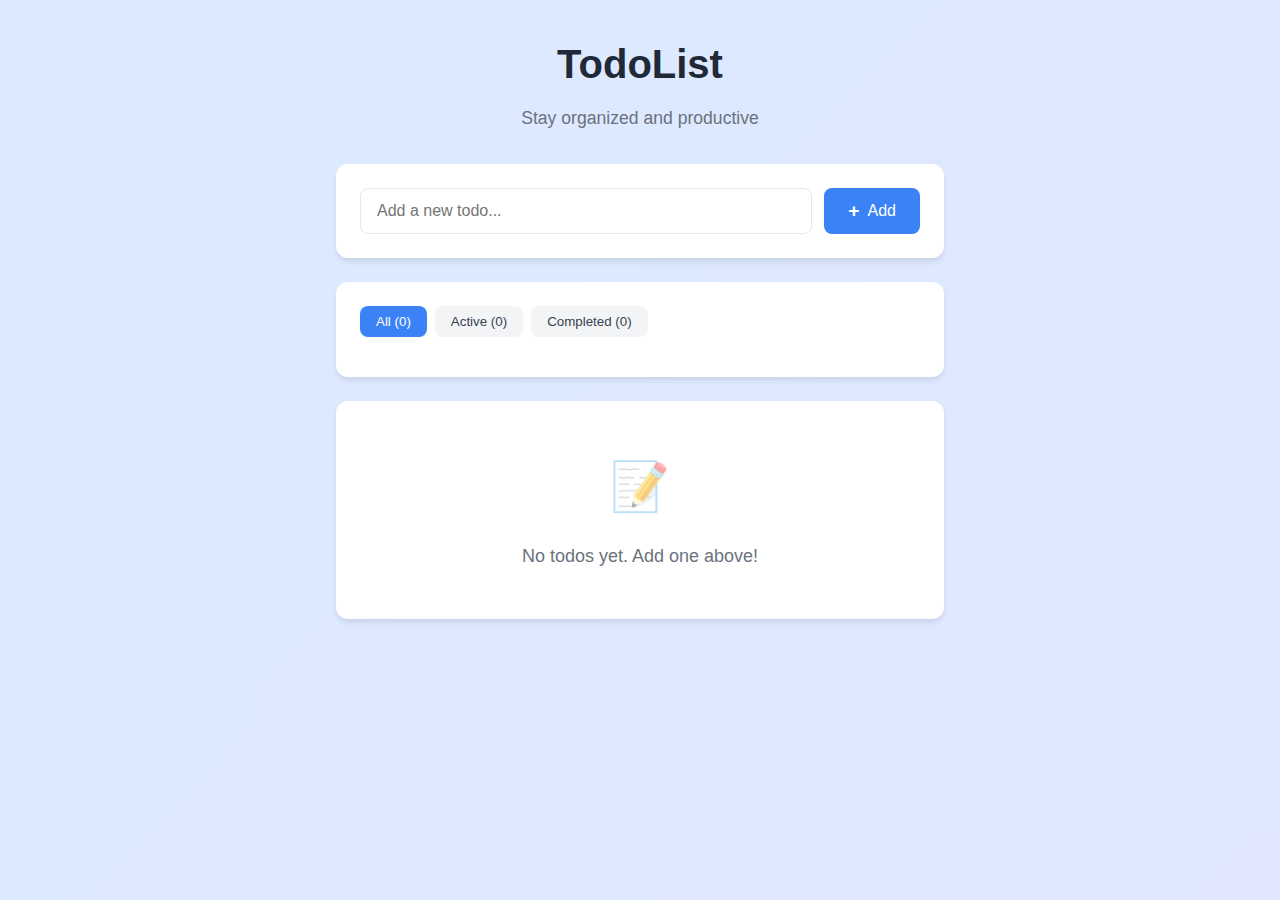
<file: index.html>
<!DOCTYPE html>
<html lang="en">
<head>
    <meta charset="UTF-8">
    <meta name="viewport" content="width=device-width, initial-scale=1.0">
    <title>TodoList App</title>
    <link rel="stylesheet" type="text/css" href="style.css">
</head>
<body>
    <div class="app">
        <!-- Header -->
        <div class="header">
            <h1>TodoList</h1>
            <p>Stay organized and productive</p>
        </div>

        <!-- Add Todo Section -->
        <div class="add-todo-section">
            <div class="input-group">
                <input 
                    type="text" 
                    id="todoInput" 
                    placeholder="Add a new todo..."
                    class="todo-input"
                >
                <button id="addBtn" class="add-btn">
                    <span class="plus-icon">+</span>
                    Add
                </button>
            </div>
        </div>

        <!-- Filter and Stats -->
        <div class="filter-section">
            <div class="filter-buttons">
                <button class="filter-btn active" data-filter="all">All (<span id="allCount">0</span>)</button>
                <button class="filter-btn" data-filter="active">Active (<span id="activeCount">0</span>)</button>
                <button class="filter-btn" data-filter="completed">Completed (<span id="completedCount">0</span>)</button>
            </div>
            
            <div class="action-buttons">
                <button id="clearCompletedBtn" class="clear-btn" style="display: none;">Clear Completed</button>
                <button id="downloadBtn" class="download-btn" style="display: none;">
                    <span class="download-icon">↓</span>
                    Download
                </button>
            </div>
        </div>

        <!-- Todo List -->
        <div id="todoList" class="todo-list">
            <!-- Todos will be dynamically inserted here -->
        </div>

        <!-- Empty State -->
        <div id="emptyState" class="empty-state">
            <div class="empty-icon">📝</div>
            <p class="empty-message">No todos yet. Add one above!</p>
        </div>

        <!-- Footer Stats -->
        <div id="footerStats" class="footer-stats" style="display: none;">
            <p>
                Double-click any todo to edit it • 
                Total: <span id="totalCount">0</span> todos • 
                <span id="activeFooterCount">0</span> active • 
                <span id="completedFooterCount">0</span> completed
            </p>
        </div>
    </div>

    <script type="text/javascript" src="script.js"></script>
</body>
</html>
</file>
<file: style.css>
/* Reset and Base Styles */
* {
    margin: 0;
    padding: 0;
    box-sizing: border-box;
}

body {
    font-family: -apple-system, BlinkMacSystemFont, 'Segoe UI', Roboto, Oxygen, Ubuntu, Cantarell, sans-serif;
    background: linear-gradient(135deg, #dbeafe 0%, #e0e7ff 100%);
    min-height: 100vh;
    line-height: 1.6;
}

.app {
    max-width: 640px;
    margin: 0 auto;
    padding: 2rem 1rem;
}

/* Header */
.header {
    text-align: center;
    margin-bottom: 2rem;
}

.header h1 {
    font-size: 2.5rem;
    font-weight: 700;
    color: #1f2937;
    margin-bottom: 0.5rem;
}

.header p {
    color: #6b7280;
    font-size: 1.1rem;
}

/* Add Todo Section */
.add-todo-section {
    background: white;
    border-radius: 12px;
    box-shadow: 0 4px 6px -1px rgba(0, 0, 0, 0.1);
    padding: 1.5rem;
    margin-bottom: 1.5rem;
}

.input-group {
    display: flex;
    gap: 0.75rem;
}

.todo-input {
    flex: 1;
    padding: 0.75rem 1rem;
    border: 1px solid #e5e7eb;
    border-radius: 8px;
    font-size: 1rem;
    transition: all 0.2s ease;
}

.todo-input:focus {
    outline: none;
    border-color: #3b82f6;
    box-shadow: 0 0 0 3px rgba(59, 130, 246, 0.1);
}

.add-btn {
    padding: 0.75rem 1.5rem;
    background: #3b82f6;
    color: white;
    border: none;
    border-radius: 8px;
    font-size: 1rem;
    font-weight: 500;
    cursor: pointer;
    transition: all 0.2s ease;
    display: flex;
    align-items: center;
    gap: 0.5rem;
}

.add-btn:hover {
    background: #2563eb;
    transform: translateY(-1px);
}

.plus-icon {
    font-size: 1.2rem;
    font-weight: bold;
}

/* Filter Section */
.filter-section {
    background: white;
    border-radius: 12px;
    box-shadow: 0 4px 6px -1px rgba(0, 0, 0, 0.1);
    padding: 1.5rem;
    margin-bottom: 1.5rem;
}

.filter-buttons {
    display: flex;
    gap: 0.5rem;
    margin-bottom: 1rem;
    flex-wrap: wrap;
}

.filter-btn {
    padding: 0.5rem 1rem;
    border: none;
    border-radius: 8px;
    font-weight: 500;
    cursor: pointer;
    transition: all 0.2s ease;
    background: #f3f4f6;
    color: #374151;
}

.filter-btn:hover {
    background: #e5e7eb;
}

.filter-btn.active {
    background: #3b82f6;
    color: white;
}

.action-buttons {
    display: flex;
    gap: 0.5rem;
    flex-wrap: wrap;
}

.clear-btn {
    padding: 0.5rem 1rem;
    background: #ef4444;
    color: white;
    border: none;
    border-radius: 8px;
    font-weight: 500;
    cursor: pointer;
    transition: all 0.2s ease;
}

.clear-btn:hover {
    background: #dc2626;
}

.download-btn {
    padding: 0.5rem 1rem;
    background: #10b981;
    color: white;
    border: none;
    border-radius: 8px;
    font-weight: 500;
    cursor: pointer;
    transition: all 0.2s ease;
    display: flex;
    align-items: center;
    gap: 0.5rem;
}

.download-btn:hover {
    background: #059669;
}

.download-icon {
    font-size: 1rem;
    font-weight: bold;
}

/* Todo List */
.todo-list {
    display: flex;
    flex-direction: column;
    gap: 0.75rem;
}

.todo-item {
    background: white;
    border-radius: 12px;
    box-shadow: 0 4px 6px -1px rgba(0, 0, 0, 0.1);
    padding: 1rem;
    transition: all 0.2s ease;
    opacity: 1;
}

.todo-item:hover {
    box-shadow: 0 10px 15px -3px rgba(0, 0, 0, 0.1);
    transform: translateY(-1px);
}

.todo-item.completed {
    opacity: 0.75;
}

.todo-content {
    display: flex;
    align-items: center;
    gap: 0.75rem;
}

.complete-btn {
    width: 24px;
    height: 24px;
    border: 2px solid #d1d5db;
    border-radius: 50%;
    background: transparent;
    cursor: pointer;
    transition: all 0.2s ease;
    display: flex;
    align-items: center;
    justify-content: center;
    flex-shrink: 0;
}

.complete-btn:hover {
    border-color: #10b981;
}

.complete-btn.completed {
    background: #10b981;
    border-color: #10b981;
    color: white;
}

.check-icon {
    font-size: 14px;
    font-weight: bold;
}

.todo-text {
    flex: 1;
    font-size: 1.125rem;
    color: #1f2937;
    cursor: pointer;
    padding: 0.25rem 0;
}

.todo-text.completed {
    text-decoration: line-through;
    color: #6b7280;
}

.todo-edit-input {
    flex: 1;
    padding: 0.5rem;
    border: 2px solid #3b82f6;
    border-radius: 6px;
    font-size: 1.125rem;
    background: #f8fafc;
}

.todo-edit-input:focus {
    outline: none;
    box-shadow: 0 0 0 3px rgba(59, 130, 246, 0.1);
}

.todo-actions {
    display: flex;
    gap: 0.5rem;
}

.action-btn {
    padding: 0.5rem;
    border: none;
    border-radius: 8px;
    cursor: pointer;
    transition: all 0.2s ease;
    display: flex;
    align-items: center;
    justify-content: center;
    width: 36px;
    height: 36px;
}

.edit-btn {
    background: #dbeafe;
    color: #2563eb;
}

.edit-btn:hover {
    background: #bfdbfe;
}

.delete-btn {
    background: #fee2e2;
    color: #dc2626;
}

.delete-btn:hover {
    background: #fecaca;
}

.save-btn {
    background: #dcfce7;
    color: #16a34a;
}

.save-btn:hover {
    background: #bbf7d0;
}

.cancel-btn {
    background: #f3f4f6;
    color: #6b7280;
}

.cancel-btn:hover {
    background: #e5e7eb;
}

/* Empty State */
.empty-state {
    background: white;
    border-radius: 12px;
    box-shadow: 0 4px 6px -1px rgba(0, 0, 0, 0.1);
    padding: 3rem;
    text-align: center;
}

.empty-icon {
    font-size: 3rem;
    margin-bottom: 1rem;
    opacity: 0.5;
}

.empty-message {
    color: #6b7280;
    font-size: 1.125rem;
}

/* Footer Stats */
.footer-stats {
    text-align: center;
    margin-top: 2rem;
    color: #6b7280;
    font-size: 0.875rem;
}

/* Responsive Design */
@media (max-width: 640px) {
    .app {
        padding: 1rem;
    }
    
    .header h1 {
        font-size: 2rem;
    }
    
    .input-group {
        flex-direction: column;
    }
    
    .filter-buttons {
        justify-content: center;
    }
    
    .action-buttons {
        justify-content: center;
        margin-top: 1rem;
    }
    
    .todo-content {
        flex-wrap: wrap;
    }
    
    .todo-actions {
        margin-top: 0.5rem;
        width: 100%;
        justify-content: flex-end;
    }
}

/* Animations */
@keyframes slideIn {
    from {
        opacity: 0;
        transform: translateY(-10px);
    }
    to {
        opacity: 1;
        transform: translateY(0);
    }
}

.todo-item {
    animation: slideIn 0.3s ease;
}

@keyframes fadeOut {
    from {
        opacity: 1;
        transform: scale(1);
    }
    to {
        opacity: 0;
        transform: scale(0.95);
    }
}

.todo-item.removing {
    animation: fadeOut 0.2s ease forwards;
}
</file>
